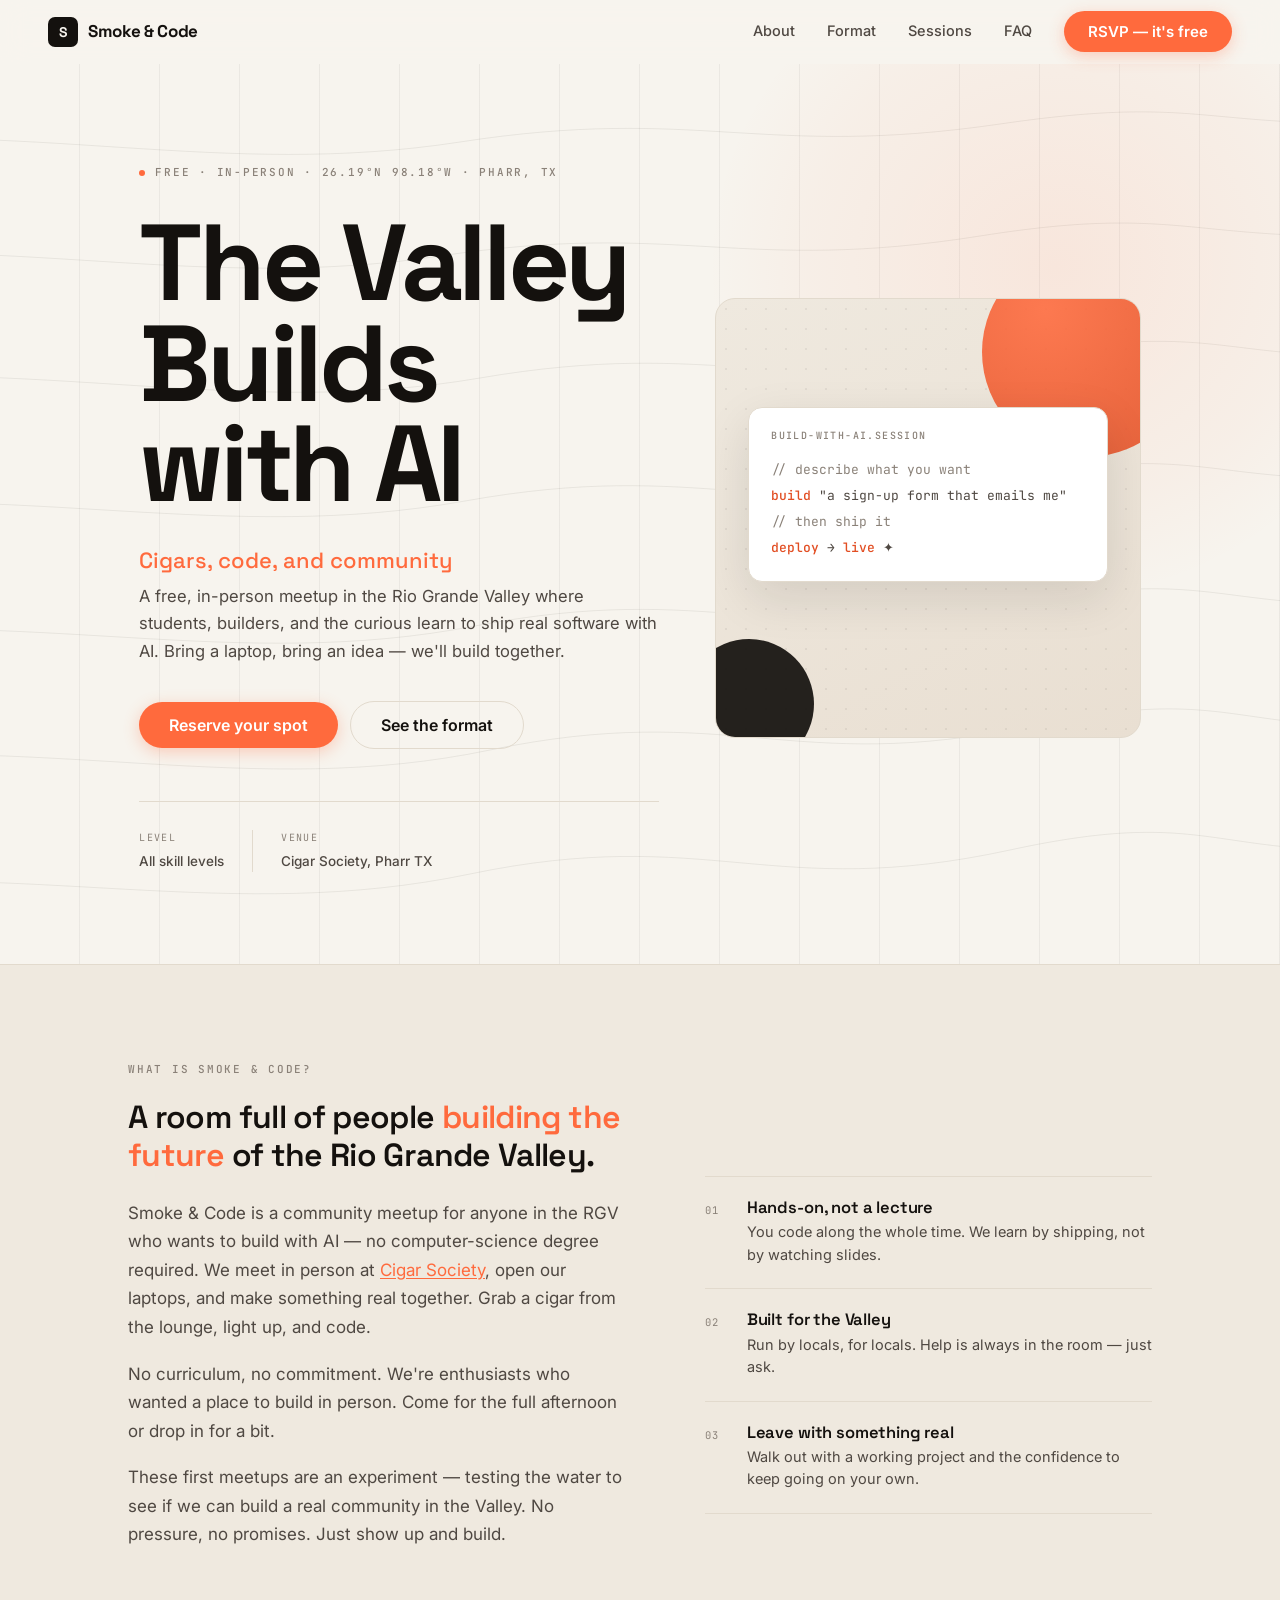
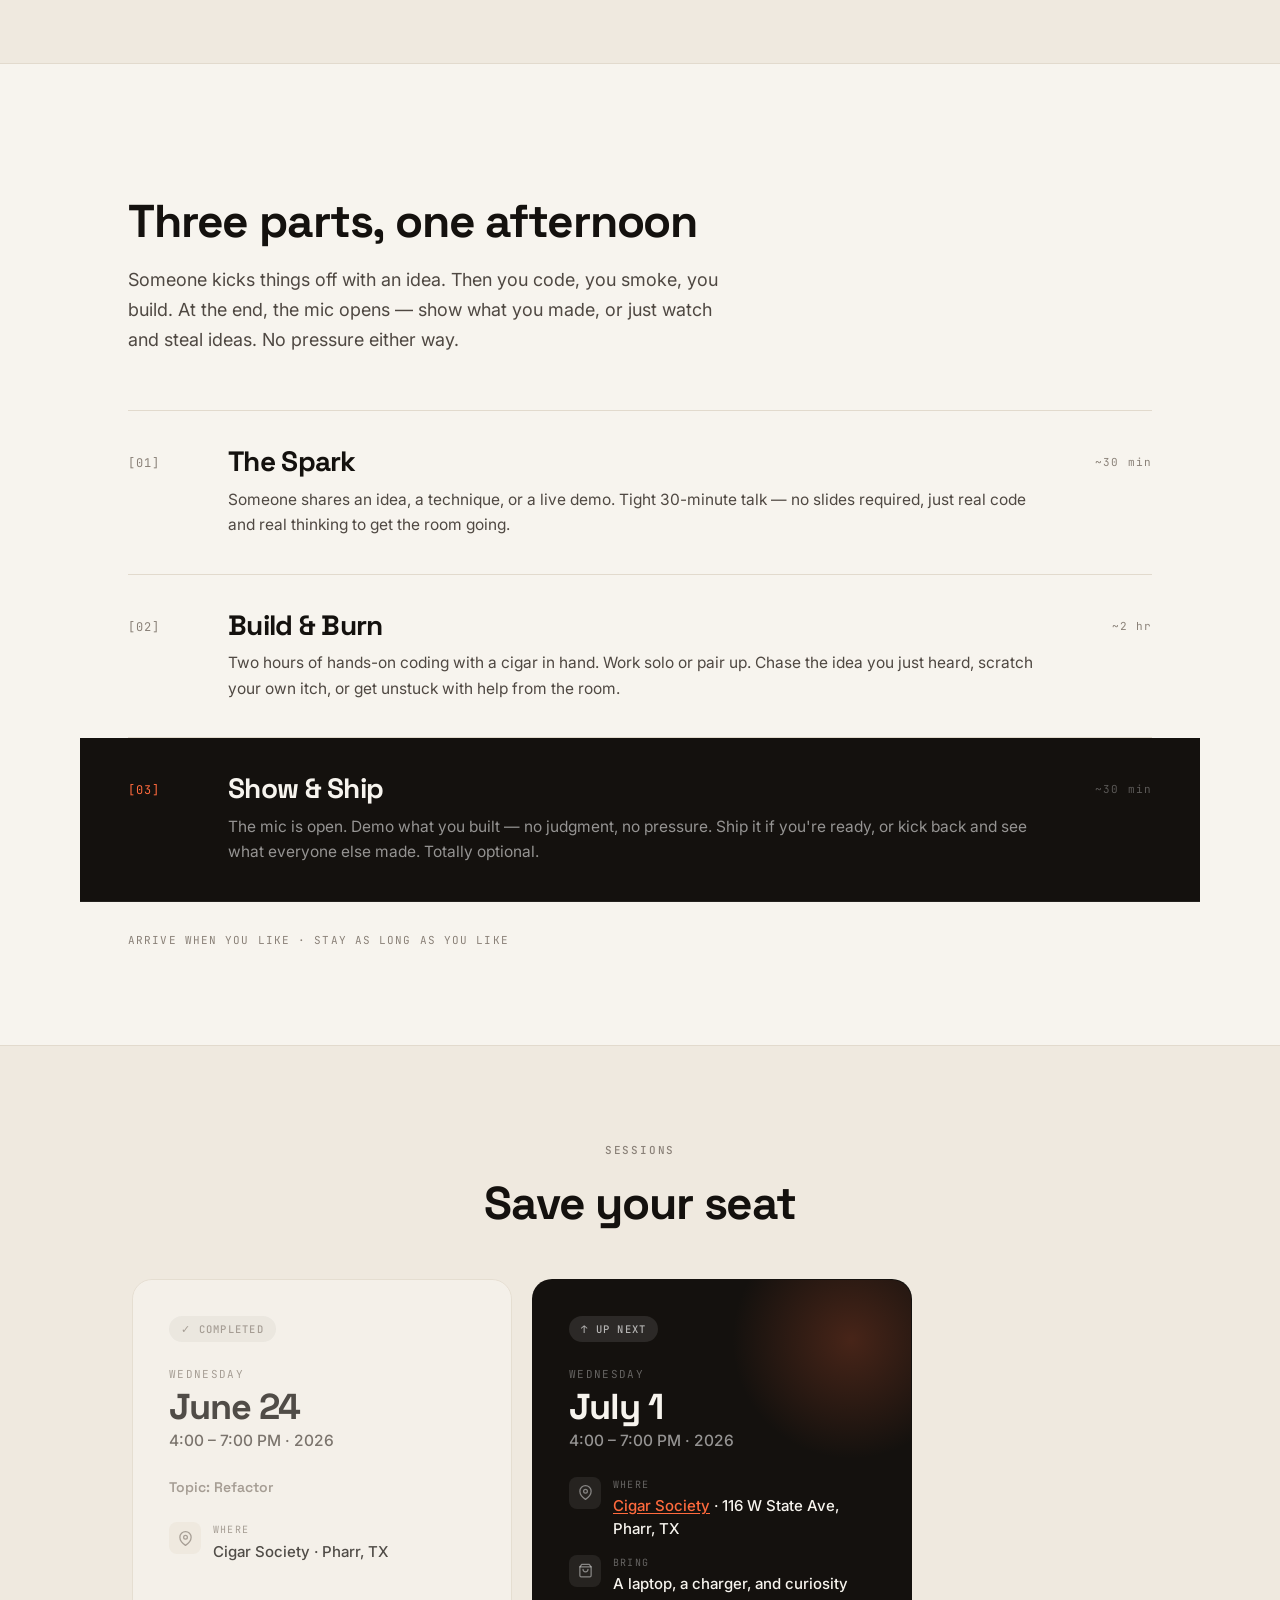
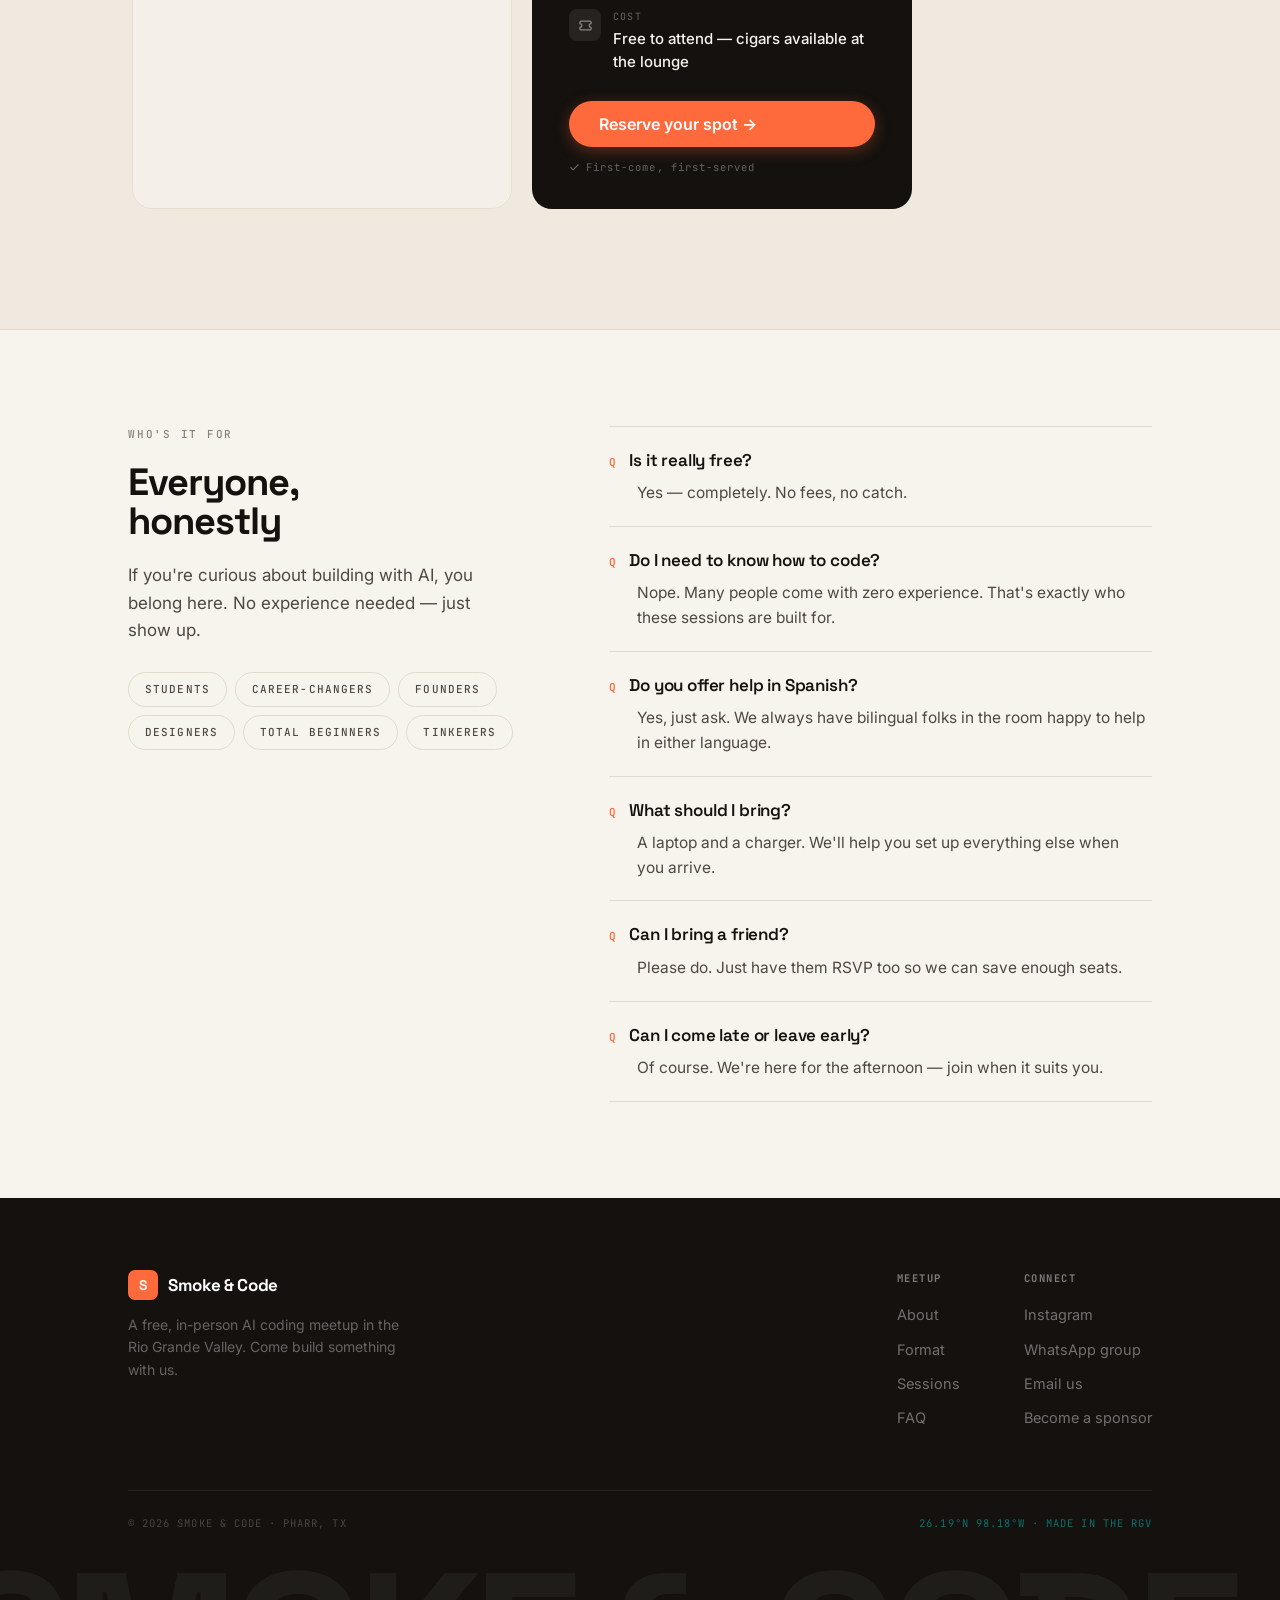
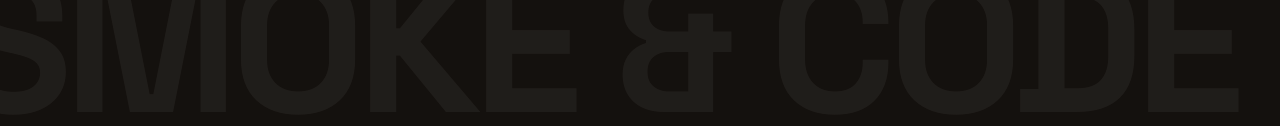
<file: index.html>
<!doctype html>
<html lang="en">
  <head>
    <meta charset="UTF-8" />
    <meta name="viewport" content="width=device-width, initial-scale=1.0" />
    <title>Smoke &amp; Code — Free AI Coding Meetup · Pharr, TX</title>
    <meta
      name="description"
      content="A free, in-person AI coding meetup in the Rio Grande Valley. Learn to build real software with AI. All skill levels welcome."
    />
    <link rel="preconnect" href="https://fonts.googleapis.com" />
    <link rel="preconnect" href="https://fonts.gstatic.com" crossorigin />
    <link
      href="https://fonts.googleapis.com/css2?family=Space+Grotesk:wght@400;500;600;700&family=Inter:ital,wght@0,400;0,500;0,600;1,400&family=JetBrains+Mono:wght@400;500&display=swap"
      rel="stylesheet"
    />
    <link rel="stylesheet" href="tokens.css" />
    <style>
      /* ── Reset ─────────────────────────────────── */
      *,
      *::before,
      *::after {
        box-sizing: border-box;
        margin: 0;
        padding: 0;
      }
      html {
        scroll-behavior: smooth;
      }
      body {
        font-family: var(--font-body);
        color: var(--ink);
        background: var(--paper);
        -webkit-font-smoothing: antialiased;
        line-height: 1.55;
      }
      h1,
      h2,
      h3,
      h4 {
        font-family: var(--font-display);
        letter-spacing: -0.025em;
        line-height: 1.05;
      }
      img,
      svg {
        display: block;
      }
      a {
        color: inherit;
        text-decoration: none;
      }

      /* ── Utilities ──────────────────────────────── */
      .wrap {
        max-width: 1120px;
        margin: 0 auto;
        padding: 0 48px;
      }

      /* ── Scroll reveal ──────────────────────────── */
      .reveal {
        opacity: 0;
        transform: translateY(14px);
        transition:
          opacity 0.65s ease,
          transform 0.65s ease;
      }
      .reveal.is-visible {
        opacity: 1;
        transform: none;
      }
      @media (prefers-reduced-motion: reduce) {
        .reveal {
          opacity: 1;
          transform: none;
          transition: none;
        }
      }

      /* ── Sticky section index (CSSDA editorial detail) ── */
      .sec-index {
        position: fixed;
        left: 20px;
        top: 50%;
        transform: translateY(-50%);
        z-index: 80;
        writing-mode: vertical-rl;
        font-family: var(--font-mono);
        font-size: 10.5px;
        letter-spacing: 0.14em;
        text-transform: uppercase;
        color: var(--ink-3);
        pointer-events: none;
        opacity: 0;
        transition: opacity 0.4s ease;
        display: flex;
        align-items: center;
        gap: 10px;
      }
      .sec-index.is-active {
        opacity: 1;
      }
      .sec-index .si-line {
        width: 1px;
        height: 28px;
        background: var(--line);
        flex-shrink: 0;
      }

      /* ── Buttons ────────────────────────────────── */
      .btn {
        display: inline-flex;
        align-items: center;
        gap: 8px;
        font-family: var(--font-body);
        font-weight: 600;
        font-size: 15px;
        border: none;
        cursor: pointer;
        border-radius: 999px;
        padding: 13px 24px;
        transition:
          transform 0.15s,
          box-shadow 0.15s,
          background 0.15s,
          border-color 0.15s;
        text-decoration: none;
        line-height: 1;
      }
      .btn-primary {
        background: var(--accent);
        color: #fff;
        box-shadow: 0 4px 16px rgba(255, 106, 61, 0.3);
      }
      .btn-primary:hover {
        background: var(--accent-deep);
        transform: translateY(-2px);
        box-shadow: 0 8px 24px rgba(255, 106, 61, 0.38);
      }
      .btn-ghost {
        background: transparent;
        color: var(--ink);
        border: 1.5px solid var(--line);
      }
      .btn-ghost:hover {
        border-color: var(--ink-2);
      }
      .btn-lg {
        padding: 15px 30px;
        font-size: 16px;
      }

      /* ── Nav ────────────────────────────────────── */
      .nav {
        position: sticky;
        top: 0;
        z-index: 100;
        display: flex;
        align-items: center;
        justify-content: space-between;
        padding: 0 48px;
        height: 64px;
        background: rgba(247, 244, 238, 0.88);
        backdrop-filter: blur(14px);
        -webkit-backdrop-filter: blur(14px);
        border-bottom: 1px solid transparent;
        transition: border-color 0.3s;
      }
      .nav.scrolled {
        border-bottom-color: var(--line);
      }
      .brand {
        display: flex;
        align-items: center;
        gap: 10px;
        font-family: var(--font-display);
        font-weight: 700;
        font-size: 17px;
        letter-spacing: -0.02em;
        color: var(--ink);
      }
      .mark {
        width: 30px;
        height: 30px;
        border-radius: 7px;
        background: var(--ink);
        display: flex;
        align-items: center;
        justify-content: center;
        flex-shrink: 0;
      }
      .mark span {
        font-family: var(--font-display);
        font-weight: 700;
        color: var(--paper);
        font-size: 14px;
        line-height: 1;
      }
      .navlinks {
        display: flex;
        align-items: center;
        gap: 32px;
        font-size: 14.5px;
        font-weight: 500;
        color: var(--ink-2);
      }
      .navlinks a:not(.btn) {
        transition: color 0.15s;
      }
      .navlinks a:not(.btn):hover {
        color: var(--ink);
      }

      /* ── Hero ───────────────────────────────────── */
      .hero {
        position: relative;
        min-height: 100svh;
        display: flex;
        flex-direction: column;
        justify-content: center;
        overflow: hidden;
        padding: 80px 0 72px;
      }

      /* Hairline editorial column grid */
      .hero-grid-bg {
        position: absolute;
        inset: 0;
        pointer-events: none;
        background-image: repeating-linear-gradient(
          90deg,
          transparent 0,
          transparent 79px,
          rgba(20, 17, 14, 0.055) 79px,
          rgba(20, 17, 14, 0.055) 80px
        );
      }

      /* SVG topographic contour lines */
      .contour-svg {
        position: absolute;
        inset: 0;
        width: 100%;
        height: 100%;
        pointer-events: none;
      }
      .contour-svg path {
        fill: none;
        stroke: var(--ink);
        stroke-width: 1;
        opacity: 0.065;
      }

      /* Accent gradient wash */
      .hero-wash {
        position: absolute;
        right: -10%;
        top: -15%;
        width: 55%;
        height: 75%;
        border-radius: 50%;
        background: radial-gradient(
          ellipse at center,
          rgba(255, 106, 61, 0.1) 0%,
          rgba(255, 106, 61, 0.04) 50%,
          transparent 70%
        );
        pointer-events: none;
      }

      .hero-inner {
        position: relative;
        display: grid;
        grid-template-columns: 1.1fr 0.9fr;
        gap: 56px;
        align-items: center;
      }

      /* ── Hero art panel ─────────────────────────── */
      .hero-art {
        position: relative;
        height: 440px;
        border-radius: 20px;
        background: linear-gradient(150deg, var(--paper-2) 0%, #e9dfd2 100%);
        border: 1px solid var(--line);
        overflow: hidden;
        flex-shrink: 0;
      }

      .dots-bg {
        position: absolute;
        inset: 0;
        background-image: radial-gradient(var(--ink) 1.2px, transparent 1.2px);
        background-size: 20px 20px;
        opacity: 0.06;
      }

      .blob {
        position: absolute;
        border-radius: 50%;
      }

      .b1 {
        width: 210px;
        height: 210px;
        right: -52px;
        top: -52px;
        background: radial-gradient(
          circle at 30% 30%,
          var(--accent),
          var(--accent-deep)
        );
        opacity: 0.88;
      }

      .b2 {
        width: 130px;
        height: 130px;
        left: -32px;
        bottom: -32px;
        background: var(--ink);
        opacity: 0.92;
      }

      .codecard {
        position: absolute;
        left: 32px;
        top: 108px;
        right: 32px;
        background: #fff;
        border-radius: 14px;
        border: 1px solid var(--line);
        box-shadow: 0 16px 48px rgba(20, 17, 14, 0.11);
        padding: 20px 22px;
      }

      .codecard .clabel {
        font-family: var(--font-mono);
        font-size: 10px;
        font-weight: 500;
        letter-spacing: 0.14em;
        text-transform: uppercase;
        color: var(--ink-3);
        margin-bottom: 14px;
      }

      .crow {
        font-family: var(--font-mono);
        font-size: 13px;
        line-height: 2;
        color: var(--ink-2);
      }

      .crow b {
        color: var(--accent-deep);
        font-weight: 500;
      }

      .crow .cm {
        color: var(--ink-3);
      }

      .eyebrow {
        display: flex;
        align-items: center;
        gap: 10px;
        font-family: var(--font-mono);
        font-size: 11px;
        font-weight: 500;
        letter-spacing: 0.16em;
        text-transform: uppercase;
        color: var(--ink-3);
        margin-bottom: 32px;
      }
      .eyebrow .dot {
        width: 6px;
        height: 6px;
        border-radius: 50%;
        background: var(--accent);
        flex-shrink: 0;
      }

      .hero h1 {
        font-size: clamp(52px, 8.5vw, 108px);
        font-weight: 700;
        line-height: 0.93;
        letter-spacing: -0.04em;
        margin-bottom: 28px;
        max-width: 12ch;
      }

      .hero-sub {
        font-family: var(--font-display);
        font-size: clamp(17px, 1.8vw, 22px);
        font-weight: 500;
        color: var(--accent);
        margin-bottom: 6px;
      }
      .hero p.lede {
        font-size: clamp(15px, 1.3vw, 18.5px);
        color: var(--ink-2);
        max-width: 520px;
        margin-bottom: 36px;
        text-wrap: pretty;
        line-height: 1.65;
      }

      .cta-row {
        display: flex;
        gap: 12px;
        align-items: center;
        margin-bottom: 52px;
      }

      /* Hero meta strip */
      .hero-meta {
        display: flex;
        flex-wrap: wrap;
        border-top: 1px solid var(--line);
        padding-top: 28px;
        gap: 0;
      }
      .hero-meta-item {
        font-family: var(--font-mono);
        font-size: 10px;
        letter-spacing: 0.14em;
        text-transform: uppercase;
        color: var(--ink-3);
        padding-right: 28px;
        margin-right: 28px;
        border-right: 1px solid var(--line);
      }
      .hero-meta-item:last-child {
        border-right: none;
        padding-right: 0;
        margin-right: 0;
      }
      .hero-meta-item span {
        display: block;
        margin-top: 5px;
        font-family: var(--font-body);
        font-size: 13.5px;
        font-weight: 500;
        letter-spacing: 0;
        text-transform: none;
        color: var(--ink-2);
      }

      /* ── Section shells ─────────────────────────── */
      .band {
        padding: 96px 0;
      }
      .band-tinted {
        background: var(--paper-2);
        border-top: 1px solid var(--line);
        border-bottom: 1px solid var(--line);
      }

      .sec-label {
        font-family: var(--font-mono);
        font-size: 11px;
        font-weight: 500;
        letter-spacing: 0.16em;
        text-transform: uppercase;
        color: var(--ink-3);
        margin-bottom: 20px;
      }

      .sec-title {
        font-size: clamp(30px, 4vw, 46px);
        font-weight: 700;
        margin-bottom: 20px;
      }
      .sec-intro {
        font-size: 18px;
        color: var(--ink-2);
        max-width: 600px;
        text-wrap: pretty;
        line-height: 1.65;
      }

      /* ── About ──────────────────────────────────── */
      .about-layout {
        display: grid;
        grid-template-columns: 1fr 0.9fr;
        gap: 80px;
        align-items: start;
      }
      .about-statement {
        font-family: var(--font-display);
        font-size: clamp(24px, 2.5vw, 34px);
        font-weight: 600;
        line-height: 1.2;
        letter-spacing: -0.02em;
        color: var(--ink);
        margin-top: 20px;
        margin-bottom: 24px;
      }
      .about-statement em {
        font-style: normal;
        color: var(--accent);
      }

      .about-body p {
        font-size: 17px;
        color: var(--ink-2);
        margin-bottom: 18px;
        text-wrap: pretty;
        line-height: 1.68;
      }
      .about-body a {
        color: var(--accent);
        text-decoration: underline;
        text-underline-offset: 2px;
      }

      .values {
        display: flex;
        flex-direction: column;
        margin-top: 115px;
      }
      .value {
        display: flex;
        gap: 20px;
        align-items: flex-start;
        padding: 22px 0;
        border-bottom: 1px solid var(--line);
      }
      .value:first-child {
        border-top: 1px solid var(--line);
      }
      .v-idx {
        font-family: var(--font-mono);
        font-size: 10.5px;
        letter-spacing: 0.1em;
        color: var(--ink-3);
        padding-top: 3px;
        flex-shrink: 0;
        width: 22px;
      }
      .value h4 {
        font-family: var(--font-display);
        font-size: 16.5px;
        font-weight: 600;
        letter-spacing: -0.01em;
        margin-bottom: 5px;
      }
      .value p {
        font-size: 14.5px;
        color: var(--ink-2);
      }

      /* ── Format ─────────────────────────────────── */
      .format-list {
        margin-top: 56px;
      }

      .format-item {
        display: grid;
        grid-template-columns: 72px 1fr 80px;
        gap: 28px;
        align-items: start;
        padding: 36px 0;
        border-bottom: 1px solid var(--line);
        transition: background 0.2s;
      }
      .format-item:first-child {
        border-top: 1px solid var(--line);
      }

      .format-idx {
        font-family: var(--font-mono);
        font-size: 12px;
        letter-spacing: 0.08em;
        color: var(--ink-3);
        padding-top: 7px;
      }
      .format-body h3 {
        font-size: clamp(22px, 2.2vw, 28px);
        font-weight: 700;
        margin-bottom: 10px;
      }
      .format-body p {
        font-size: 15.5px;
        color: var(--ink-2);
        text-wrap: pretty;
        line-height: 1.65;
      }
      .format-dur {
        font-family: var(--font-mono);
        font-size: 11px;
        letter-spacing: 0.1em;
        color: var(--ink-3);
        text-align: right;
        padding-top: 7px;
        white-space: nowrap;
      }

      /* Dark panel for third format item */
      .format-item.is-dusk {
        background: var(--ink);
        color: var(--paper);
        margin: 0 -48px;
        padding: 36px 48px;
        border-color: rgba(255, 255, 255, 0.07);
      }
      .format-item.is-dusk:first-child {
        border-top-color: rgba(255, 255, 255, 0.07);
      }
      .format-item.is-dusk .format-idx {
        color: var(--accent);
      }
      .format-item.is-dusk .format-body p {
        color: rgba(255, 255, 255, 0.55);
      }
      .format-item.is-dusk .format-dur {
        color: rgba(255, 255, 255, 0.3);
      }

      .format-note {
        margin-top: 30px;
        font-family: var(--font-mono);
        font-size: 11px;
        letter-spacing: 0.1em;
        text-transform: uppercase;
        color: var(--ink-3);
      }

      /* ── Sessions scroller ──────────────────────── */
      .sessions-header {
        text-align: center;
        margin-bottom: 48px;
      }

      .sessions-scroller {
        position: relative;
        display: flex;
        gap: 20px;
        overflow-x: auto;
        scroll-snap-type: x proximity;
        padding: 4px 4px 24px;
        -webkit-overflow-scrolling: touch;
        scrollbar-width: thin;
        scrollbar-color: var(--accent) transparent;
      }
      .sessions-scroller::-webkit-scrollbar {
        height: 5px;
      }
      .sessions-scroller::-webkit-scrollbar-thumb {
        background: var(--accent);
        border-radius: 999px;
      }

      .session-card {
        flex: 0 0 380px;
        scroll-snap-align: center;
        background: #fff;
        border: 1px solid var(--line);
        border-radius: 20px;
        padding: 36px 36px 32px;
        display: flex;
        flex-direction: column;
        position: relative;
        overflow: hidden;
      }

      .ses-status {
        display: inline-flex;
        align-items: center;
        gap: 6px;
        font-family: var(--font-mono);
        font-size: 10.5px;
        font-weight: 500;
        letter-spacing: 0.12em;
        text-transform: uppercase;
        padding: 5px 12px;
        border-radius: 999px;
        align-self: flex-start;
        margin-bottom: 24px;
      }

      .ses-date-label {
        font-family: var(--font-mono);
        font-size: 11px;
        letter-spacing: 0.12em;
        text-transform: uppercase;
        color: var(--ink-3);
        margin-bottom: 5px;
      }
      .ses-day {
        font-family: var(--font-display);
        font-size: 36px;
        font-weight: 700;
        letter-spacing: -0.03em;
        line-height: 1;
        margin-bottom: 4px;
      }
      .ses-time {
        font-size: 15.5px;
        color: var(--ink-2);
        font-weight: 500;
        margin-bottom: 24px;
      }
      .ses-topic {
        font-family: var(--font-display);
        font-size: 14px;
        font-weight: 600;
        color: var(--ink-3);
        margin-bottom: 24px;
      }

      .ses-meta {
        display: flex;
        flex-direction: column;
        gap: 14px;
        margin-bottom: 28px;
      }
      .ses-row {
        display: flex;
        gap: 12px;
        align-items: flex-start;
      }
      .ses-icon {
        width: 32px;
        height: 32px;
        border-radius: 8px;
        background: var(--paper-2);
        display: flex;
        align-items: center;
        justify-content: center;
        flex-shrink: 0;
        color: var(--ink-3);
      }
      .ses-row-label {
        font-family: var(--font-mono);
        font-size: 10px;
        letter-spacing: 0.12em;
        text-transform: uppercase;
        color: var(--ink-3);
        margin-bottom: 2px;
      }
      .ses-row-val {
        font-size: 15px;
        font-weight: 500;
      }
      .ses-row-val a {
        text-decoration: underline;
        text-underline-offset: 2px;
      }

      /* Past session */
      .session-card.is-done {
        background: var(--paper);
        border-color: var(--line);
        opacity: 0.72;
      }
      .is-done .ses-status {
        background: rgba(20, 17, 14, 0.06);
        color: var(--ink-3);
      }

      /* Up-next session */
      .session-card.is-next {
        background: var(--ink);
        border-color: transparent;
        color: var(--paper);
      }
      /* Subtle accent glow */
      .is-next::before {
        content: "";
        position: absolute;
        right: -60px;
        top: -60px;
        width: 240px;
        height: 240px;
        border-radius: 50%;
        background: radial-gradient(
          circle,
          rgba(255, 106, 61, 0.22),
          transparent 70%
        );
        pointer-events: none;
      }
      .is-next .ses-status {
        background: rgba(255, 255, 255, 0.1);
        color: rgba(255, 255, 255, 0.65);
      }
      .is-next .ses-date-label {
        color: rgba(255, 255, 255, 0.35);
      }
      .is-next .ses-day {
        color: var(--paper);
      }
      .is-next .ses-time {
        color: rgba(255, 255, 255, 0.55);
      }
      .is-next .ses-topic {
        color: rgba(255, 255, 255, 0.4);
      }
      .is-next .ses-row-label {
        color: rgba(255, 255, 255, 0.35);
      }
      .is-next .ses-row-val {
        color: var(--paper);
      }
      .is-next .ses-row-val a {
        color: var(--accent);
      }
      .is-next .ses-icon {
        background: rgba(255, 255, 255, 0.08);
        color: rgba(255, 255, 255, 0.45);
      }

      .ses-seats {
        margin-top: 12px;
        font-family: var(--font-mono);
        font-size: 10.5px;
        letter-spacing: 0.1em;
        color: rgba(255, 255, 255, 0.35);
        display: flex;
        align-items: center;
        gap: 6px;
      }

      /* ── FAQ ────────────────────────────────────── */
      .faq-layout {
        display: grid;
        grid-template-columns: 0.85fr 1.15fr;
        gap: 80px;
        align-items: start;
      }
      .aud-intro {
        font-size: 17px;
        color: var(--ink-2);
        margin-bottom: 28px;
        text-wrap: pretty;
        line-height: 1.6;
      }
      .aud-chips {
        display: flex;
        flex-wrap: wrap;
        gap: 8px;
      }
      .chip {
        font-family: var(--font-mono);
        font-size: 11px;
        letter-spacing: 0.1em;
        text-transform: uppercase;
        font-weight: 500;
        color: var(--ink-2);
        background: transparent;
        border: 1px solid var(--line);
        border-radius: 999px;
        padding: 8px 16px;
        transition:
          border-color 0.15s,
          color 0.15s;
      }
      .chip:hover {
        border-color: var(--ink-2);
        color: var(--ink);
      }

      .faq-item {
        border-bottom: 1px solid var(--line);
        padding: 20px 0;
      }
      .faq-item:first-child {
        border-top: 1px solid var(--line);
      }
      .faq-q {
        font-family: var(--font-display);
        font-size: 17px;
        font-weight: 600;
        letter-spacing: -0.01em;
        margin-bottom: 8px;
        display: flex;
        align-items: baseline;
        gap: 12px;
      }
      .qm {
        font-family: var(--font-mono);
        font-size: 11px;
        letter-spacing: 0.1em;
        color: var(--accent);
        flex-shrink: 0;
      }
      .faq-a {
        font-size: 15.5px;
        color: var(--ink-2);
        padding-left: 28px;
        text-wrap: pretty;
        line-height: 1.6;
      }

      /* ── Footer ─────────────────────────────────── */
      footer {
        background: var(--ink);
        color: rgba(255, 255, 255, 0.5);
        padding: 72px 0 0;
        overflow: hidden;
      }
      footer .brand {
        color: #fff;
      }
      footer .mark {
        background: var(--accent);
      }

      .foot-top {
        display: flex;
        justify-content: space-between;
        align-items: flex-start;
        gap: 48px;
        padding-bottom: 48px;
        border-bottom: 1px solid rgba(255, 255, 255, 0.08);
      }
      .foot-brand-tag {
        font-size: 14px;
        max-width: 280px;
        margin-top: 14px;
        color: rgba(255, 255, 255, 0.35);
        text-wrap: pretty;
        line-height: 1.6;
      }
      .foot-cols {
        display: flex;
        gap: 64px;
      }
      .foot-col h5 {
        font-family: var(--font-mono);
        font-size: 10.5px;
        letter-spacing: 0.14em;
        text-transform: uppercase;
        color: rgba(255, 255, 255, 0.45);
        margin-bottom: 18px;
      }
      .foot-col a {
        display: block;
        color: rgba(255, 255, 255, 0.4);
        font-size: 14.5px;
        margin-bottom: 12px;
        transition: color 0.15s;
      }
      .foot-col a:hover {
        color: #fff;
      }

      .foot-bottom {
        display: flex;
        justify-content: space-between;
        align-items: center;
        padding: 24px 0;
        font-family: var(--font-mono);
        font-size: 10.5px;
        letter-spacing: 0.1em;
        text-transform: uppercase;
        color: rgba(255, 255, 255, 0.22);
      }
      .foot-coord {
        color: var(--river);
      }

      /* Oversized wordmark — CSSDA editorial closer */
      .foot-wordmark {
        font-family: var(--font-display);
        font-weight: 700;
        font-size: 15.5vw;
        line-height: 0.82;
        letter-spacing: -0.04em;
        color: rgba(255, 255, 255, 0.05);
        white-space: nowrap;
        overflow: hidden;
        margin: 8px -48px 0;
        padding-bottom: 0;
        user-select: none;
        pointer-events: none;
      }

      /* ── Responsive ─────────────────────────────── */
      @media (max-width: 1024px) {
        .wrap,
        .nav {
          padding-left: 32px;
          padding-right: 32px;
        }
        .hero-inner {
          grid-template-columns: 1fr;
        }
        .hero-art {
          display: none;
        }
        .about-layout {
          grid-template-columns: 1fr;
          gap: 32px;
        }
        .values {
          margin-top: 0;
        }
        .faq-layout {
          grid-template-columns: 1fr;
          gap: 48px;
        }
        .format-item {
          grid-template-columns: 60px 1fr;
        }
        .format-dur {
          display: none;
        }
        .format-item.is-dusk {
          margin: 0 -32px;
          padding: 36px 32px;
        }
        .foot-top {
          flex-direction: column;
        }
        .foot-cols {
          gap: 40px;
        }
        .foot-wordmark {
          margin: 8px -32px 0;
        }
        .sec-index {
          display: none;
        }
      }

      @media (max-width: 720px) {
        .wrap {
          padding-left: 24px;
          padding-right: 24px;
        }
        .nav {
          padding: 0 24px;
        }
        /* Keep brand + RSVP, hide other nav links */
        .navlinks a:not(.btn) {
          display: none;
        }
        .navlinks {
          gap: 16px;
        }
        .hero {
          padding: 80px 0 56px;
          min-height: 100svh;
        }
        .cta-row {
          flex-direction: column;
          align-items: flex-start;
          gap: 10px;
        }
        .hero-meta {
          gap: 0;
        }
        .hero-meta-item {
          padding-right: 18px;
          margin-right: 18px;
          margin-bottom: 12px;
        }
        .format-item.is-dusk {
          margin: 0 -24px;
          padding: 36px 24px;
        }
        /* ── Sessions scroller: next date first ──── */
        .sessions-scroller {
          scroll-snap-type: x mandatory;
          /* Fade right edge to hint at scrollable cards */
          -webkit-mask-image: linear-gradient(
            90deg,
            #000 80%,
            transparent 98%
          );
          mask-image: linear-gradient(
            90deg,
            #000 80%,
            transparent 98%
          );
        }
        .session-card {
          flex-basis: 82vw;
          padding: 28px 26px 26px;
          scroll-snap-align: start;
        }
        .session-card.is-next {
          order: -1;
          flex-basis: 88vw;
        }
        .session-card.is-done {
          flex-basis: 68vw;
          opacity: 0.55;
        }
        .ses-day {
          font-size: 28px;
        }
        .foot-top,
        .foot-cols {
          flex-direction: column;
          gap: 28px;
        }
        .foot-wordmark {
          margin: 8px -24px 0;
          font-size: 17vw;
        }
      }
    </style>
  </head>

  <body>
    <!-- Sticky section index (CSSDA editorial detail) -->
    <div class="sec-index" id="secIndex" aria-hidden="true">
      <span class="si-line"></span>
      <span id="siText">01</span>
    </div>

    <!-- ── Nav ─────────────────────────────── -->
    <nav class="nav" id="siteNav">
      <a class="brand" href="/">
        <span class="mark"><span>S</span></span
        >Smoke&nbsp;&amp;&nbsp;Code
      </a>
      <div class="navlinks">
        <a href="#about">About</a>
        <a href="#format">Format</a>
        <a href="#next">Sessions</a>
        <a href="#faq">FAQ</a>
        <a
          class="btn btn-primary"
          href="https://luma.com/5eyc7xuv"
          target="_blank"
          rel="noopener"
          >RSVP — it's free</a
        >
      </div>
    </nav>

    <!-- ── Hero ──────────────────────────────── -->
    <header class="hero" id="hero">
      <div class="hero-grid-bg" aria-hidden="true"></div>
      <!-- Topographic contour lines (valley terrain motif) -->
      <svg
        class="contour-svg"
        viewBox="0 0 1400 900"
        preserveAspectRatio="xMidYMid slice"
        aria-hidden="true"
      >
        <path
          d="M-200,80 C100,55 280,115 520,78 S820,95 1060,60 S1250,80 1600,50"
        />
        <path
          d="M-200,195 C80,170 260,228 500,192 S800,210 1040,172 S1240,195 1600,162"
        />
        <path
          d="M-200,318 C110,292 300,355 540,314 S840,335 1080,292 S1270,318 1600,280"
        />
        <path
          d="M-200,445 C90,418 285,480 525,437 S825,460 1065,415 S1255,442 1600,402"
        />
        <path
          d="M-200,572 C105,544 295,608 535,562 S835,585 1075,540 S1265,568 1600,528"
        />
        <path
          d="M-200,698 C115,668 310,736 550,686 S850,712 1090,662 S1280,692 1600,648"
        />
        <path
          d="M-200,824 C95,796 290,860 530,810 S830,838 1070,786 S1260,818 1600,772"
        />
      </svg>
      <div class="hero-wash" aria-hidden="true"></div>

      <div class="wrap hero-inner">
        <!-- Left: text content -->
        <div class="hero-text">
          <div class="eyebrow reveal">
            <span class="dot"></span>
            FREE · IN-PERSON · 26.19°N&nbsp;98.18°W · PHARR, TX
          </div>
          <h1 class="reveal" style="transition-delay: 0.07s">
            The Valley<br />Builds<br />with AI
          </h1>
          <div class="hero-sub reveal" style="transition-delay: 0.13s">
            Cigars, code, and community
          </div>
          <p class="lede reveal" style="transition-delay: 0.22s">
            A free, in-person meetup in the Rio Grande Valley where students,
            builders, and the curious learn to ship real software with AI. Bring
            a laptop, bring an idea — we'll build together.
          </p>
          <div class="cta-row reveal" style="transition-delay: 0.28s">
            <a
              class="btn btn-primary btn-lg"
              href="https://luma.com/5eyc7xuv"
              target="_blank"
              rel="noopener"
              >Reserve your spot</a
            >
            <a class="btn btn-ghost btn-lg" href="#format">See the format</a>
          </div>
          <div class="hero-meta reveal" style="transition-delay: 0.34s">
            <div class="hero-meta-item">Level<span>All skill levels</span></div>
            <div class="hero-meta-item">
              Venue<span>Cigar Society, Pharr TX</span>
            </div>
          </div>
        </div>

        <!-- Right: art panel -->
        <div
          class="hero-art reveal"
          style="transition-delay: 0.2s"
          aria-hidden="true"
        >
          <div class="dots-bg"></div>
          <div class="blob b1"></div>
          <div class="blob b2"></div>
          <div class="codecard">
            <div class="clabel">build-with-ai.session</div>
            <div class="crow">
              <span class="cm">// describe what you want</span>
            </div>
            <div class="crow"><b>build</b> "a sign-up form that emails me"</div>
            <div class="crow"><span class="cm">// then ship it</span></div>
            <div class="crow"><b>deploy</b> → <b>live</b> ✦</div>
          </div>
        </div>
      </div>
    </header>

    <!-- ── About ─────────────────────────────── -->
    <section class="band band-tinted" id="about" data-section="01 — About">
      <div class="wrap">
        <div class="about-layout">
          <div>
            <div class="sec-label reveal">What is Smoke &amp; Code?</div>
            <p class="about-statement reveal">
              A room full of people <em>building the future</em> of the Rio
              Grande Valley.
            </p>
            <div class="about-body reveal">
              <p>
                Smoke &amp; Code is a community meetup for anyone in the RGV who
                wants to build with AI — no computer-science degree required. We
                meet in person at
                <a
                  href="https://cigarsocietyus.com/"
                  target="_blank"
                  rel="noopener"
                  >Cigar Society</a
                >, open our laptops, and make something real together. Grab a
                cigar from the lounge, light up, and code.
              </p>
              <p>
                No curriculum, no commitment. We're enthusiasts who wanted a
                place to build in person. Come for the full afternoon or drop in
                for a bit.
              </p>
              <p>
                These first meetups are an experiment — testing the water to see
                if we can build a real community in the Valley. No pressure, no
                promises. Just show up and build.
              </p>
            </div>
          </div>
          <div>
            <div class="values">
              <div class="value reveal">
                <span class="v-idx">01</span>
                <div>
                  <h4>Hands-on, not a lecture</h4>
                  <p>
                    You code along the whole time. We learn by shipping, not by
                    watching slides.
                  </p>
                </div>
              </div>
              <div class="value reveal" style="transition-delay: 0.08s">
                <span class="v-idx">02</span>
                <div>
                  <h4>Built for the Valley</h4>
                  <p>
                    Run by locals, for locals. Help is always in the room — just
                    ask.
                  </p>
                </div>
              </div>
              <div class="value reveal" style="transition-delay: 0.16s">
                <span class="v-idx">03</span>
                <div>
                  <h4>Leave with something real</h4>
                  <p>
                    Walk out with a working project and the confidence to keep
                    going on your own.
                  </p>
                </div>
              </div>
            </div>
          </div>
        </div>
      </div>
    </section>

    <!-- ── Format ────────────────────────────── -->
    <section class="band" id="format" data-section="02 — Format">
      <div class="wrap">
        <div class="sec-label reveal">The format</div>
        <h2 class="sec-title reveal">Three parts, one afternoon</h2>
        <p class="sec-intro reveal">
          Someone kicks things off with an idea. Then you code, you smoke, you
          build. At the end, the mic opens — show what you made, or just watch
          and steal ideas. No pressure either way.
        </p>
        <div class="format-list">
          <div class="format-item reveal">
            <div class="format-idx">[01]</div>
            <div class="format-body">
              <h3>The Spark</h3>
              <p>
                Someone shares an idea, a technique, or a live demo. Tight
                30-minute talk — no slides required, just real code and real
                thinking to get the room going.
              </p>
            </div>
            <div class="format-dur">~30 min</div>
          </div>
          <div class="format-item reveal">
            <div class="format-idx">[02]</div>
            <div class="format-body">
              <h3>Build &amp; Burn</h3>
              <p>
                Two hours of hands-on coding with a cigar in hand. Work solo or
                pair up. Chase the idea you just heard, scratch your own itch,
                or get unstuck with help from the room.
              </p>
            </div>
            <div class="format-dur">~2 hr</div>
          </div>
          <div class="format-item is-dusk reveal">
            <div class="format-idx">[03]</div>
            <div class="format-body">
              <h3>Show &amp; Ship</h3>
              <p>
                The mic is open. Demo what you built — no judgment, no pressure.
                Ship it if you're ready, or kick back and see what everyone else
                made. Totally optional.
              </p>
            </div>
            <div class="format-dur">~30 min</div>
          </div>
        </div>
        <p class="format-note reveal">
          Arrive when you like · Stay as long as you like
        </p>
      </div>
    </section>

    <!-- ── Sessions ──────────────────────────── -->
    <section class="band band-tinted" id="next" data-section="03 — Sessions">
      <div class="wrap">
        <div class="sessions-header">
          <div class="sec-label reveal">Sessions</div>
          <h2 class="sec-title reveal">Save your seat</h2>
        </div>
        <div class="sessions-scroller reveal">
          <!-- Past session -->
          <article class="session-card is-done">
            <div class="ses-status">✓ Completed</div>
            <div class="ses-date-label">Wednesday</div>
            <div class="ses-day">June 24</div>
            <div class="ses-time">4:00 – 7:00 PM · 2026</div>
            <div class="ses-topic">Topic: Refactor</div>
            <div class="ses-meta">
              <div class="ses-row">
                <span class="ses-icon">
                  <svg
                    width="15"
                    height="15"
                    viewBox="0 0 24 24"
                    fill="none"
                    stroke="currentColor"
                    stroke-width="2"
                    stroke-linecap="round"
                    stroke-linejoin="round"
                  >
                    <path d="M21 10c0 7-9 13-9 13s-9-6-9-13a9 9 0 0 1 18 0z" />
                    <circle cx="12" cy="10" r="3" />
                  </svg>
                </span>
                <div>
                  <div class="ses-row-label">Where</div>
                  <div class="ses-row-val">Cigar Society · Pharr, TX</div>
                </div>
              </div>
            </div>
          </article>

          <!-- Up-next session -->
          <article class="session-card is-next">
            <div class="ses-status">↑ Up next</div>
            <div class="ses-date-label">Wednesday</div>
            <div class="ses-day">July 1</div>
            <div class="ses-time">4:00 – 7:00 PM · 2026</div>
            <div class="ses-meta">
              <div class="ses-row">
                <span class="ses-icon">
                  <svg
                    width="15"
                    height="15"
                    viewBox="0 0 24 24"
                    fill="none"
                    stroke="currentColor"
                    stroke-width="2"
                    stroke-linecap="round"
                    stroke-linejoin="round"
                  >
                    <path d="M21 10c0 7-9 13-9 13s-9-6-9-13a9 9 0 0 1 18 0z" />
                    <circle cx="12" cy="10" r="3" />
                  </svg>
                </span>
                <div>
                  <div class="ses-row-label">Where</div>
                  <div class="ses-row-val">
                    <a
                      href="https://cigarsocietyus.com/"
                      target="_blank"
                      rel="noopener"
                      >Cigar Society</a
                    >
                    · 116 W State Ave, Pharr, TX
                  </div>
                </div>
              </div>
              <div class="ses-row">
                <span class="ses-icon">
                  <svg
                    width="15"
                    height="15"
                    viewBox="0 0 24 24"
                    fill="none"
                    stroke="currentColor"
                    stroke-width="2"
                    stroke-linecap="round"
                    stroke-linejoin="round"
                  >
                    <path
                      d="M6 2L3 6v14a2 2 0 0 0 2 2h14a2 2 0 0 0 2-2V6l-3-4z"
                    />
                    <path d="M3 6h18M16 10a4 4 0 0 1-8 0" />
                  </svg>
                </span>
                <div>
                  <div class="ses-row-label">Bring</div>
                  <div class="ses-row-val">
                    A laptop, a charger, and curiosity
                  </div>
                </div>
              </div>
              <div class="ses-row">
                <span class="ses-icon">
                  <svg
                    width="15"
                    height="15"
                    viewBox="0 0 24 24"
                    fill="none"
                    stroke="currentColor"
                    stroke-width="2"
                    stroke-linecap="round"
                    stroke-linejoin="round"
                  >
                    <path
                      d="M3 9a3 3 0 0 1 0 6v2a2 2 0 0 0 2 2h14a2 2 0 0 0 2-2v-2a3 3 0 0 1 0-6V7a2 2 0 0 0-2-2H5a2 2 0 0 0-2 2z"
                    />
                  </svg>
                </span>
                <div>
                  <div class="ses-row-label">Cost</div>
                  <div class="ses-row-val">
                    Free to attend — cigars available at the lounge
                  </div>
                </div>
              </div>
            </div>
            <a
              class="btn btn-primary btn-lg"
              href="https://luma.com/5eyc7xuv"
              target="_blank"
              rel="noopener"
              >Reserve your spot →</a
            >
            <div class="ses-seats">
              <svg
                width="11"
                height="11"
                viewBox="0 0 24 24"
                fill="none"
                stroke="currentColor"
                stroke-width="2.5"
                stroke-linecap="round"
                stroke-linejoin="round"
              >
                <path d="M20 6L9 17l-5-5" />
              </svg>
              First-come, first-served
            </div>
          </article>
        </div>
      </div>
    </section>

    <!-- ── FAQ / Audience ────────────────────── -->
    <section class="band" id="faq" data-section="04 — FAQ">
      <div class="wrap faq-layout">
        <div>
          <div class="sec-label reveal">Who's it for</div>
          <h2
            class="sec-title reveal"
            style="font-size: clamp(26px, 3vw, 38px)"
          >
            Everyone,<br />honestly
          </h2>
          <p class="aud-intro reveal">
            If you're curious about building with AI, you belong here. No
            experience needed — just show up.
          </p>
          <div class="aud-chips reveal">
            <span class="chip">Students</span>
            <span class="chip">Career-changers</span>
            <span class="chip">Founders</span>
            <span class="chip">Designers</span>
            <span class="chip">Total beginners</span>
            <span class="chip">Tinkerers</span>
          </div>
        </div>
        <div>
          <div class="faq-item reveal">
            <div class="faq-q"><span class="qm">Q</span>Is it really free?</div>
            <div class="faq-a">Yes — completely. No fees, no catch.</div>
          </div>
          <div class="faq-item reveal">
            <div class="faq-q">
              <span class="qm">Q</span>Do I need to know how to code?
            </div>
            <div class="faq-a">
              Nope. Many people come with zero experience. That's exactly who
              these sessions are built for.
            </div>
          </div>
          <div class="faq-item reveal">
            <div class="faq-q">
              <span class="qm">Q</span>Do you offer help in Spanish?
            </div>
            <div class="faq-a">
              Yes, just ask. We always have bilingual folks in the room happy to
              help in either language.
            </div>
          </div>
          <div class="faq-item reveal">
            <div class="faq-q">
              <span class="qm">Q</span>What should I bring?
            </div>
            <div class="faq-a">
              A laptop and a charger. We'll help you set up everything else when
              you arrive.
            </div>
          </div>
          <div class="faq-item reveal">
            <div class="faq-q">
              <span class="qm">Q</span>Can I bring a friend?
            </div>
            <div class="faq-a">
              Please do. Just have them RSVP too so we can save enough seats.
            </div>
          </div>
          <div class="faq-item reveal">
            <div class="faq-q">
              <span class="qm">Q</span>Can I come late or leave early?
            </div>
            <div class="faq-a">
              Of course. We're here for the afternoon — join when it suits you.
            </div>
          </div>
        </div>
      </div>
    </section>

    <!-- ── Footer ────────────────────────────── -->
    <footer>
      <div class="wrap">
        <div class="foot-top">
          <div>
            <a class="brand" href="/">
              <span class="mark"><span>S</span></span
              >Smoke&nbsp;&amp;&nbsp;Code
            </a>
            <p class="foot-brand-tag">
              A free, in-person AI coding meetup in the Rio Grande Valley. Come
              build something with us.
            </p>
          </div>
          <div class="foot-cols">
            <div class="foot-col">
              <h5>Meetup</h5>
              <a href="#about">About</a>
              <a href="#format">Format</a>
              <a href="#next">Sessions</a>
              <a href="#faq">FAQ</a>
            </div>
            <div class="foot-col">
              <h5>Connect</h5>
              <a href="#">Instagram</a>
              <a href="#">WhatsApp group</a>
              <a href="#">Email us</a>
              <a href="#">Become a sponsor</a>
            </div>
          </div>
        </div>
        <div class="foot-bottom">
          <span>© 2026 Smoke &amp; Code · Pharr, TX</span>
          <span class="foot-coord">26.19°N 98.18°W · Made in the RGV</span>
        </div>
      </div>
      <!-- Oversized wordmark (CSSDA editorial closer) -->
      <div class="foot-wordmark" aria-hidden="true">
        SMOKE&nbsp;&amp;&nbsp;CODE
      </div>
    </footer>

    <script>
      // Nav scroll border
      const nav = document.getElementById("siteNav");
      window.addEventListener(
        "scroll",
        () => {
          nav.classList.toggle("scrolled", window.scrollY > 10);
        },
        { passive: true },
      );

      // Scroll-reveal
      const revealEls = document.querySelectorAll(".reveal");
      const revealObs = new IntersectionObserver(
        (entries) => {
          entries.forEach((e) => {
            if (e.isIntersecting) {
              e.target.classList.add("is-visible");
              revealObs.unobserve(e.target);
            }
          });
        },
        { threshold: 0.1, rootMargin: "0px 0px -32px 0px" },
      );
      revealEls.forEach((el) => revealObs.observe(el));

      // Hero reveals fire immediately (already in view)
      document.querySelectorAll(".hero .reveal").forEach((el) => {
        requestAnimationFrame(() => el.classList.add("is-visible"));
      });

      // Sticky section index
      const secIndex = document.getElementById("secIndex");
      const siText = document.getElementById("siText");
      const sections = document.querySelectorAll("[data-section]");

      const secObs = new IntersectionObserver(
        (entries) => {
          entries.forEach((e) => {
            if (e.isIntersecting) {
              siText.textContent = e.target.dataset.section;
              secIndex.classList.add("is-active");
            }
          });
        },
        { threshold: 0.25 },
      );
      sections.forEach((s) => secObs.observe(s));

      // Hide index when hero is visible
      const heroObs = new IntersectionObserver(
        ([e]) => {
          if (e.isIntersecting) secIndex.classList.remove("is-active");
        },
        { threshold: 0.3 },
      );
      heroObs.observe(document.getElementById("hero"));
    </script>
  </body>
</html>
</file>
<file: tokens.css>
/* ============================================================
   tokens.css — Smoke & Code Design Tokens v2
   ============================================================
   Import before any stylesheet.
   All values are CSS custom properties on :root.
   ============================================================ */

:root {

  /* ── Color: Ink (text) ─────────────────────────────────────
     --ink       Primary text. Headings, body, nav.
     --ink-2     Secondary text. Descriptions, labels, meta.
     --ink-3     Muted text. Eyebrows, timestamps, placeholders.
  */
  --ink:    #14110e;
  --ink-2:  #4f4842;
  --ink-3:  #8a8178;

  /* ── Color: Surfaces ───────────────────────────────────────
     --paper    Default page background. Warm bone.
     --paper-2  Raised / tinted band. Slightly deeper.
     --line     Border / divider color.
  */
  --paper:   #f7f4ee;
  --paper-2: #efe9df;
  --line:    #e2dacd;

  /* ── Color: Brand Accents ──────────────────────────────────
     --accent       Primary CTA, highlights, links.
     --accent-deep  Hover states, text on light bg.
     --river        Secondary accent — use sparingly.
                    One or two touches only (footer coord, etc).
  */
  --accent:      #ff6a3d;
  --accent-deep: #e24e23;
  --river:       #0f6e6a;

  /* ── Typography ────────────────────────────────────────────
     --font-display   Headings, brand wordmark, large UI labels.
                      Geometric grotesk — Space Grotesk.
     --font-body      Body copy, nav, buttons, form inputs.
                      Neutral readable — Inter.
     --font-mono      Eyebrows, section indices, coordinate labels,
                      technical meta strips — JetBrains Mono.

   Google Fonts link (add to <head> before stylesheet):
   <link rel="preconnect" href="https://fonts.googleapis.com">
   <link rel="preconnect" href="https://fonts.gstatic.com" crossorigin>
   <link href="https://fonts.googleapis.com/css2?family=Space+Grotesk:wght@400;500;600;700&family=Inter:ital,wght@0,400;0,500;0,600;1,400&family=JetBrains+Mono:wght@400;500&display=swap" rel="stylesheet">
  */
  --font-display: 'Space Grotesk', system-ui, sans-serif;
  --font-body:    'Inter', system-ui, sans-serif;
  --font-mono:    'JetBrains Mono', ui-monospace, 'SFMono-Regular', monospace;

  /* ── Type Scale ────────────────────────────────────────────
     Hero headline:   clamp(48px, 8.5vw, 104px) / weight 700 / tracking -0.04em
     Section title:   clamp(32px, 4vw, 46px) / weight 700
     Statement:       clamp(26px, 3vw, 36px) / weight 600
     Card title:      28px / weight 700
     Body large:      18–19px / weight 400
     Body base:       15.5–16px / weight 400
     Body small:      14–14.5px / weight 400
     Mono label:      11–12px / weight 400–500 / tracking 0.1–0.14em / uppercase
  */

  /* ── Spacing ───────────────────────────────────────────────
     Section vertical padding:  96px (band), 72px (band-sm)
     Max content width:         1120px
     Content horizontal gutter: 48px (desktop) / 32px (tablet) / 24px (mobile)
     Card gap:                  20px
     Card padding:              36px
  */

  /* ── Border Radius ─────────────────────────────────────────
     Buttons (pill):  999px
     Session cards:   20px
     Icon badges:     8px
     Brand mark:      7px
  */

  /* ── Shadows ───────────────────────────────────────────────
     CTA button:  0 4px 16px rgba(255,106,61,.3)
     CTA hover:   0 8px 24px rgba(255,106,61,.38)
  */

  /* ── Breakpoints ───────────────────────────────────────────
     Tablet:  max-width 1024px
     Mobile:  max-width  720px
  */

}
</file>
